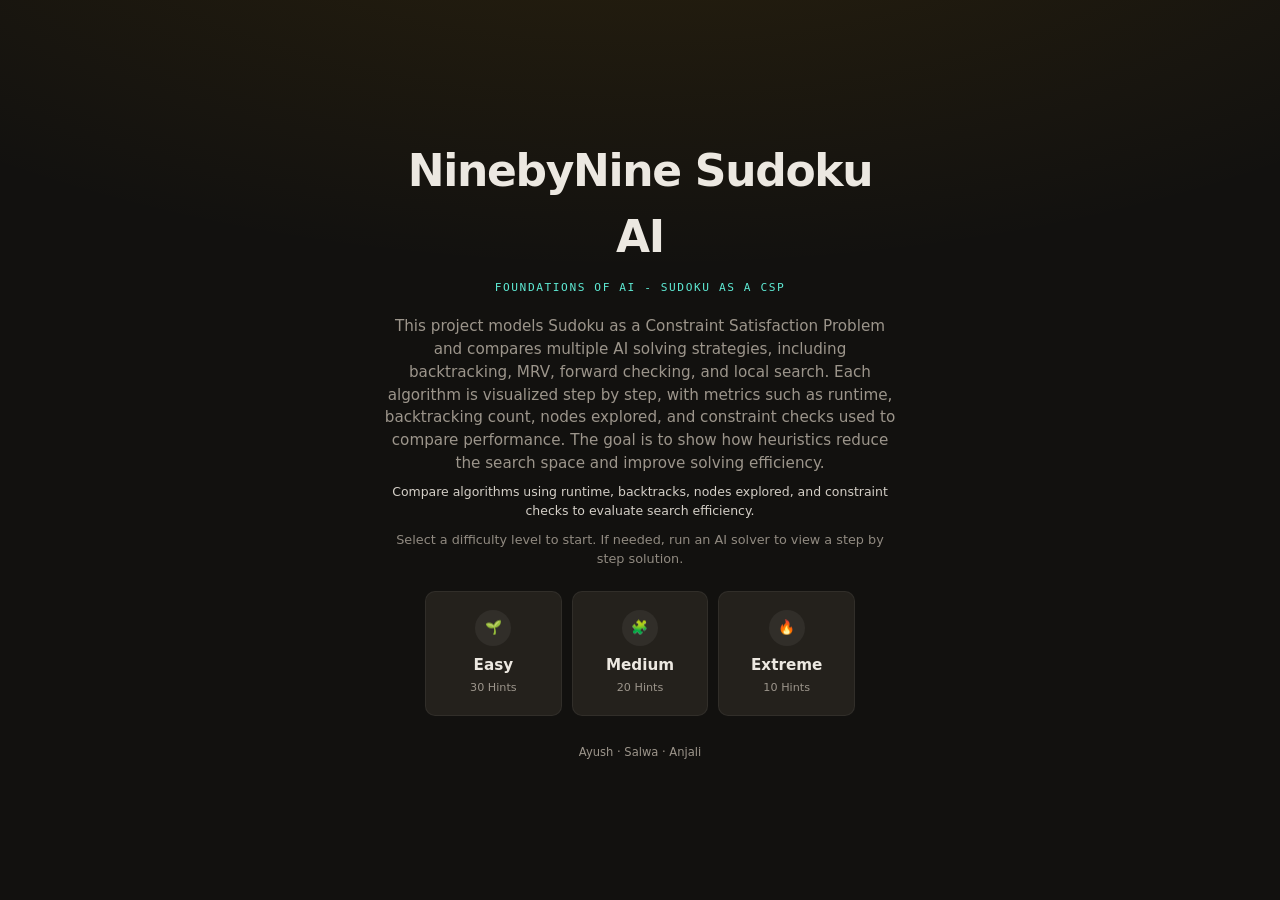
<file: docs/index.html>
<!-- Home screen: project overview and difficulty selection -->

<!DOCTYPE html>
<html lang="en">
<head>
    <meta charset="UTF-8">
    <meta name="viewport" content="width=device-width, initial-scale=1.0">
    <title>NinebyNine Sudoku AI· CS 5100</title>
    <link rel="stylesheet" href="style.css">
</head>
<body>
    <div id="home-screen" class="screen active">
        <div class="home-wrap">
            <h1 class="logo">NinebyNine Sudoku AI</span></h1>
            <p class="subtitle">Foundations of AI - Sudoku as a CSP</p>
            <p class="desc">
                This project models Sudoku as a Constraint Satisfaction Problem and compares multiple AI solving strategies, including backtracking, MRV, forward checking, and local search. Each algorithm is visualized step by step, with metrics such as runtime, backtracking count, nodes explored, and constraint checks used to compare performance. The goal is to show how heuristics reduce the search space and improve solving efficiency.
            </p>
            <p class="desc-note">
                Compare algorithms using runtime, backtracks, nodes explored, and constraint checks to evaluate search efficiency.
            </p>
            <p class="desc-bio">
                Select a difficulty level to start. If needed, run an AI solver to view a step by step solution.
            </p>
            <div class="diff-grid">
                <a href="play.html?diff=easy" class="diff-card">
                    <div class="diff-icon">🌱</div>
                    <div class="diff-name">Easy</div>
                    <div class="diff-clue">30 Hints</div>
                </a>
                <a href="play.html?diff=medium" class="diff-card">
                    <div class="diff-icon">🧩</div>
                    <div class="diff-name">Medium</div>
                    <div class="diff-clue">20 Hints</div>
                </a>
                <a href="play.html?diff=hard" class="diff-card">
                    <div class="diff-icon">🔥</div>
                    <div class="diff-name">Extreme</div>
                    <div class="diff-clue">10 Hints</div>
                </a>
            </div>
            <p class="credits">Ayush · Salwa · Anjali</p>
        </div>
    </div>

    <script src="app.js"></script>
</body>
</html>
</file>
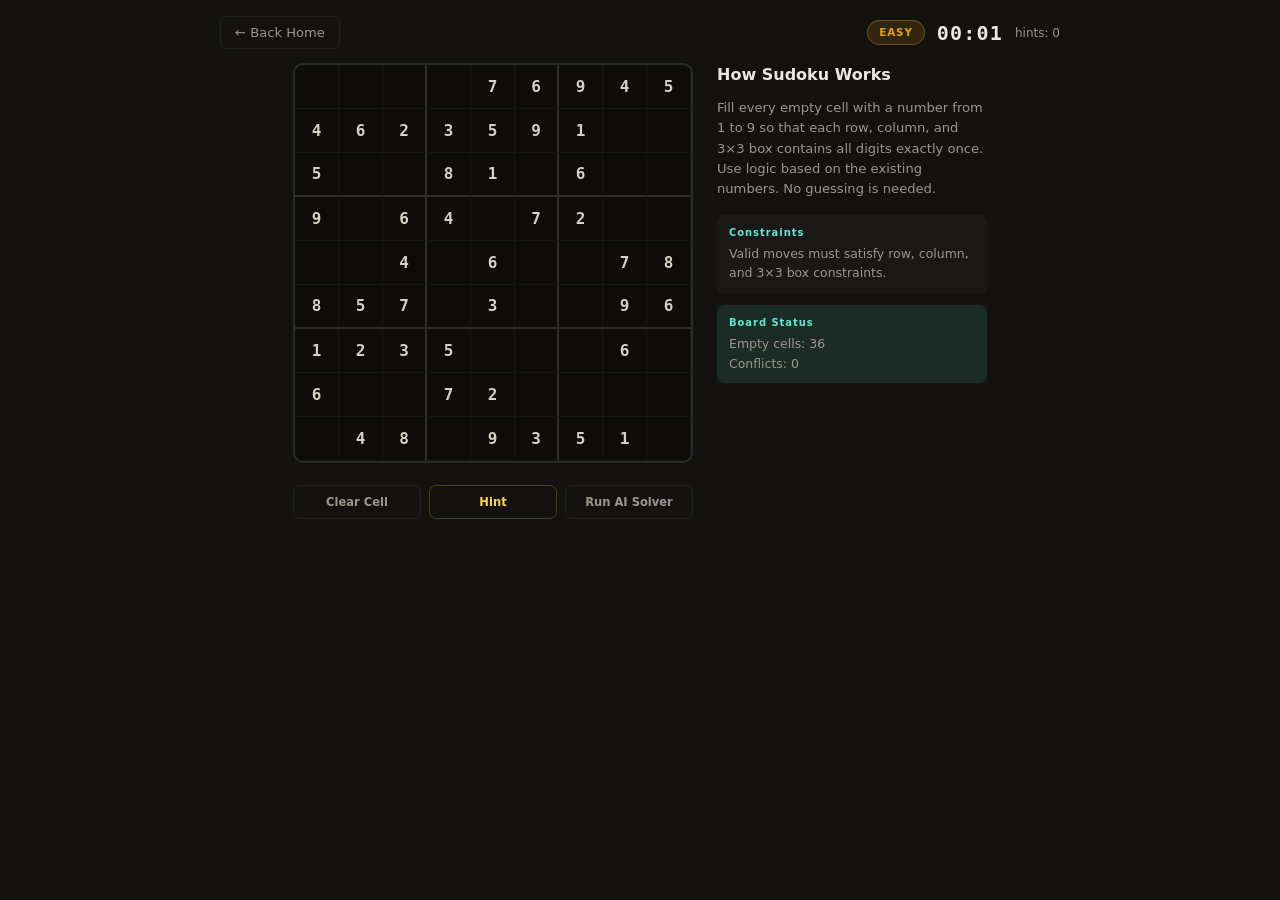
<file: docs/play.html>
<!-- Play and results screens: board interaction, solver controls, and analysis view -->

<!DOCTYPE html>
<html lang="en">
<head>
    <meta charset="UTF-8">
    <meta name="viewport" content="width=device-width, initial-scale=1.0">
    <title>Playing · NinebyNine Sudoku AI</title>
    <link rel="stylesheet" href="style.css">
</head>
<body>
    <div id="play-screen" class="screen active">
        <div class="top-bar">
            <button type="button" class="btn-ghost" data-act="go-home">← Back Home</button>
            <div class="top-info">
                <span id="badge" class="badge">EASY</span>
                <span id="timer" class="timer">00:00</span>
                <span id="hints-used" class="small-text">hints: 0</span>
            </div>
        </div>
        <div id="win-banner" class="win-banner hidden">Board is full and consistent. Nice.</div>
        <div class="play-row">
            <div class="board-col">
                <div id="board" class="board"></div>
                <div class="numpad" id="numpad"></div>
                <div class="actions">
                    <button type="button" class="act-btn" data-act="erase">Clear Cell</button>
                    <button type="button" class="act-btn hint-btn" data-act="hint">Hint</button>
                    <button type="button" class="act-btn ai-btn" id="ai-toggle" data-act="toggle-ai">Run AI Solver</button>
                </div>
            </div>
            <div class="side-col">
                <div id="panel-info">
                    <h3>How Sudoku Works</h3>
                    <p>Fill every empty cell with a number from 1 to 9 so that each row, column, and 3×3 box contains all digits exactly once. Use logic based on the existing numbers. No guessing is needed.</p>
                    <div class="box rules-box"><div class="box-label">Constraints</div>Valid moves must satisfy row, column, and 3×3 box constraints.</div>
                    <div class="box stats-box"><div class="box-label">Board Status</div>
                        <div>Empty cells: <span id="st-empty">0</span></div>
                        <div>Conflicts: <span id="st-errors">0</span></div>
                    </div>
                </div>
                <div id="panel-ai" class="hidden">
                    <h3>Explore AI Solvers</h3>
                    <p class="ai-sub">Watch how each algorithm solves the puzzle step by step.</p>
                    <button type="button" class="algo-btn" data-act="ai" data-algo="backtracking"><span class="algo-ic">01</span><div><div class="algo-nm">Backtracking</div><div class="algo-tg">first empty cell, try 1–9</div></div><span class="algo-ar">→</span></button>
                    <button type="button" class="algo-btn" data-act="ai" data-algo="mrv"><span class="algo-ic">02</span><div><div class="algo-nm">Minimum Remaining Value (MRV)</div><div class="algo-tg">fewest options first</div></div><span class="algo-ar">→</span></button>
                    <button type="button" class="algo-btn" data-act="ai" data-algo="fc"><span class="algo-ic">03</span><div><div class="algo-nm">Forward Checking</div><div class="algo-tg">domain pruning with look-ahead</div></div><span class="algo-ar">→</span></button>
                    <button type="button" class="algo-btn" data-act="ai" data-algo="mincon"><span class="algo-ic">04</span><div><div class="algo-nm">Min-Conflicts</div><div class="algo-tg">local search conflict repair</div></div><span class="algo-ar">→</span></button>
                </div>
            </div>
        </div>
    </div>

    <div id="result-screen" class="screen">
        <div class="res-top">
            <button type="button" class="btn-ghost" data-act="go-play">← Puzzle</button>
            <button type="button" class="btn-ghost" data-act="go-home">Home</button>
        </div>
        <div class="res-title"><span id="res-icon"></span><div><h1 id="res-name"></h1><p id="res-tag" class="res-tag"></p></div></div>
        <div class="res-row">
            <div class="res-left">
                <div class="card"><h3 id="res-how-title">How It Works</h3><p id="res-desc"></p></div>
                <div class="card">
                    <h3>Metrics and Counters</h3>
                    <p id="res-metric-note" class="res-note"></p>
                    <div id="res-metrics" class="met-grid"></div>
                    <p id="res-runtime-note" class="res-note hidden"></p>
                </div>
            </div>
            <div class="res-right">
                <h3>Final Solution</h3>
                <div id="res-board" class="board sm-board"></div>
                <div class="replay-actions">
                    <button type="button" id="res-replay-btn" class="btn-ghost replay-btn hidden" data-act="replay">
                        Replay Animation
                    </button>
                    <button type="button" id="res-replay-slow-btn" class="btn-ghost replay-btn hidden" data-act="replay-slow">
                        Replay at 0.5x
                    </button>
                    <button type="button" id="res-pause-btn" class="btn-ghost replay-btn hidden" data-act="pause-replay">
                        Pause Replay
                    </button>
                </div>
            </div>
        </div>
    </div>

    <script src="app.js"></script>
</body>
</html>
</file>
<file: docs/style.css>
/*
  Styles for the app
  Includes:
  - Home/Landing screen
  - Puzzle play screen
  - Solver results and replay controls
*/

:root {
  /* A better darker theme instead of the purple */
  --bg: #12110f;
  --bg-elevated: #1c1a17;
  --bg-card: #24211c;
  --border-subtle: rgba(255, 255, 255, 0.06);
  --border-strong: rgba(255, 255, 255, 0.12);
  --text: #ece8e1;
  --text-muted: #9c958b;
  --accent: #e3a008;
  --accent-soft: rgba(227, 160, 8, 0.15);
  --accent2: #5eead4;
  --accent2-soft: rgba(94, 234, 212, 0.12);
  --danger: #f87171;
  --danger-soft: rgba(248, 113, 113, 0.12);
  --font-sans: ui-sans-serif, system-ui, -apple-system, "Segoe UI", Roboto, sans-serif;
  --font-mono: ui-monospace, "Cascadia Code", "Consolas", monospace;
  --radius: 10px;
  --radius-sm: 7px;
}

*,
*::before,
*::after {
  box-sizing: border-box;
  margin: 0;
  padding: 0;
}

body {
  font-family: var(--font-sans);
  background: var(--bg);
  color: var(--text);
  min-height: 100vh;
  line-height: 1.5;
}

.screen {
  display: none;
}
.screen.active {
  display: block;
}
.hidden {
  display: none !important;
}

/* --- home --- */
#home-screen {
  min-height: 100vh;
  display: flex;
  align-items: center;
  justify-content: center;
  padding: 24px;
  background:
    radial-gradient(ellipse 80% 50% at 50% -20%, rgba(227, 160, 8, 0.12), transparent),
    var(--bg);
}

.home-wrap {
  text-align: center;
  max-width: 520px;
}

.logo {
  font-size: clamp(2rem, 6vw, 2.75rem);
  font-weight: 800;
  letter-spacing: -0.03em;
  color: var(--text);
}
.logo span {
  color: var(--accent);
  font-weight: 700;
}

.subtitle {
  font-family: var(--font-mono);
  font-size: 0.7rem;
  text-transform: uppercase;
  letter-spacing: 0.14em;
  color: var(--accent2);
  margin-top: 10px;
}

.desc {
  color: var(--text-muted);
  font-size: 0.95rem;
  margin: 18px auto 8px;
  max-width: 34rem;
}

.desc-bio {
  color: var(--text-muted);
  font-size: 0.8rem;
  margin: 0 auto 22px;
  max-width: 32rem;
  opacity: 0.92;
}

.desc-note {
  color: #d4cfc7;
  font-size: 0.78rem;
  margin: 8px auto 10px;
  max-width: 34rem;
}

.diff-grid {
  display: grid;
  grid-template-columns: repeat(2, 1fr);
  gap: 10px;
  max-width: 360px;
  margin: 0 auto;
}

@media (min-width: 520px) {
  .diff-grid {
    grid-template-columns: repeat(3, minmax(110px, 1fr));
    max-width: 430px;
  }
}

.diff-card {
  display: block;
  padding: 18px 10px;
  border-radius: var(--radius);
  border: 1px solid var(--border-subtle);
  background: var(--bg-card);
  color: inherit;
  text-decoration: none;
  cursor: pointer;
  transition: border-color 0.15s, transform 0.15s, background 0.15s;
  -webkit-tap-highlight-color: transparent;
}
.diff-card:hover {
  border-color: var(--accent-soft);
  background: var(--bg-elevated);
  transform: translateY(-2px);
}

.diff-icon {
  width: 36px;
  height: 36px;
  margin: 0 auto 8px;
  border-radius: 999px;
  display: flex;
  align-items: center;
  justify-content: center;
  font-weight: 800;
  font-size: 0.85rem;
  font-family: var(--font-mono);
  background: var(--border-subtle);
  color: var(--text);
}
.diff-icon--e { background: var(--accent2-soft); color: var(--accent2); }
.diff-icon--m { background: var(--accent-soft); color: var(--accent); }
.diff-icon--h { background: rgba(248, 113, 113, 0.15); color: #fca5a5; }
.diff-icon--x { background: rgba(167, 139, 250, 0.15); color: #c4b5fd; }

.diff-name {
  font-weight: 700;
  font-size: 0.95rem;
}
.diff-clue {
  font-size: 0.7rem;
  color: var(--text-muted);
  margin-top: 4px;
}

.credits {
  margin-top: 28px;
  font-size: 0.72rem;
  color: var(--text-muted);
}

/* --- play chrome --- */
.top-bar {
  display: flex;
  justify-content: space-between;
  align-items: center;
  margin-bottom: 14px;
  padding: 0 2px;
}

.btn-ghost {
  background: transparent;
  border: 1px solid var(--border-subtle);
  border-radius: var(--radius-sm);
  color: var(--text-muted);
  padding: 8px 14px;
  cursor: pointer;
  font-size: 0.82rem;
  font-family: inherit;
  transition: background 0.12s, color 0.12s, border-color 0.12s;
}
.btn-ghost:hover {
  background: var(--border-subtle);
  color: var(--text);
  border-color: var(--border-strong);
}

.top-info {
  display: flex;
  align-items: center;
  gap: 12px;
}

.badge {
  padding: 4px 11px;
  border-radius: 999px;
  font-size: 0.65rem;
  font-weight: 700;
  letter-spacing: 0.08em;
  background: var(--accent-soft);
  color: var(--accent);
  border: 1px solid rgba(227, 160, 8, 0.35);
}

.timer {
  font-family: var(--font-mono);
  font-size: 1.25rem;
  font-weight: 700;
  letter-spacing: 0.06em;
  color: var(--text);
}

.small-text {
  font-size: 0.75rem;
  color: var(--text-muted);
}

.win-banner {
  text-align: center;
  padding: 10px 12px;
  border-radius: var(--radius-sm);
  margin-bottom: 12px;
  font-weight: 600;
  font-size: 0.9rem;
  background: var(--accent2-soft);
  border: 1px solid rgba(94, 234, 212, 0.25);
  color: var(--accent2);
}

#play-screen {
  max-width: 880px;
  margin: 0 auto;
  padding: 16px 18px 32px;
}

.play-row {
  display: flex;
  gap: 24px;
  justify-content: center;
  align-items: flex-start;
  flex-wrap: wrap;
}

.board-col {
  display: flex;
  flex-direction: column;
  align-items: center;
}

.side-col {
  width: 270px;
  min-width: 220px;
}
.side-col h3 {
  font-size: 1rem;
  font-weight: 700;
  margin-bottom: 8px;
  color: var(--text);
}
.side-col p {
  color: var(--text-muted);
  font-size: 0.82rem;
  line-height: 1.55;
  padding: 3px 0;
}

.dev-note {
  font-size: 0.72rem;
  color: var(--text-muted);
  opacity: 0.85;
  border-left: 2px solid var(--border-strong);
  padding-left: 10px;
  margin-top: 10px;
}

/* --- grid --- */
.board {
  display: inline-grid;
  grid-template-columns: repeat(9, 44px);
  grid-template-rows: repeat(9, 44px);
  background: #0d0c0b;
  border-radius: var(--radius);
  border: 2px solid var(--border-strong);
  overflow: hidden;
}

.cell {
  width: 44px;
  height: 44px;
  display: flex;
  align-items: center;
  justify-content: center;
  font-family: var(--font-mono);
  font-size: 1rem;
  cursor: pointer;
  user-select: none;
  transition: background 0.08s;
  border-right: 1px solid rgba(255, 255, 255, 0.04);
  border-bottom: 1px solid rgba(255, 255, 255, 0.04);
}
.cell.br {
  border-right: 2px solid rgba(255, 255, 255, 0.14);
}
.cell.bb {
  border-bottom: 2px solid rgba(255, 255, 255, 0.14);
}
.cell.original {
  color: #d6d0c8;
  font-weight: 700;
  cursor: default;
}
.cell.user-val {
  color: var(--accent);
  font-weight: 600;
}
.cell.selected {
  background: var(--accent-soft);
}
.cell.highlight {
  background: rgba(255, 255, 255, 0.03);
}
.cell.same-val {
  background: rgba(227, 160, 8, 0.08);
}
.cell.error {
  color: var(--danger) !important;
  background: var(--danger-soft) !important;
}
.cell.hint-glow {
  background: rgba(251, 191, 36, 0.2);
  animation: pulse 0.85s ease infinite;
}
.cell.hint-pop {
  color: #fcd34d !important;
  animation: pop 0.35s ease;
}
.cell.solved-cell {
  color: var(--accent2);
  font-weight: 600;
}

@keyframes pulse {
  0%,
  100% {
    box-shadow: inset 0 0 6px rgba(251, 191, 36, 0.12);
  }
  50% {
    box-shadow: inset 0 0 12px rgba(251, 191, 36, 0.22);
  }
}

@keyframes pop {
  0% {
    transform: scale(0.85);
    opacity: 0.5;
  }
  50% {
    transform: scale(1.08);
  }
  100% {
    transform: scale(1);
    opacity: 1;
  }
}

.numpad {
  display: grid;
  grid-template-columns: repeat(9, 1fr);
  gap: 5px;
  margin-top: 12px;
  width: 100%;
  max-width: calc(9 * 44px + 8 * 5px);
}

.num-btn {
  padding: 9px 0;
  border-radius: var(--radius-sm);
  border: 1px solid var(--border-subtle);
  background: var(--bg-elevated);
  color: var(--accent2);
  font-size: 0.95rem;
  font-weight: 700;
  font-family: var(--font-mono);
  cursor: pointer;
  transition: background 0.1s, border-color 0.1s;
}
.num-btn:hover {
  background: var(--bg-card);
  border-color: var(--border-strong);
}
.num-btn.done {
  opacity: 0.25;
  cursor: default;
}

.actions {
  display: flex;
  gap: 8px;
  margin-top: 10px;
  width: 100%;
  max-width: calc(9 * 44px + 8 * 5px);
}

.act-btn {
  flex: 1;
  padding: 9px 8px;
  border-radius: var(--radius-sm);
  border: 1px solid var(--border-subtle);
  background: transparent;
  color: var(--text-muted);
  font-size: 0.72rem;
  font-weight: 600;
  font-family: inherit;
  cursor: pointer;
  transition: background 0.1s, color 0.1s;
}
.act-btn:hover {
  background: var(--border-subtle);
  color: var(--text);
}
.hint-btn {
  border-color: rgba(251, 191, 36, 0.25);
  color: #fcd34d;
}
.ai-btn.on {
  background: var(--accent-soft);
  border-color: rgba(227, 160, 8, 0.45);
  color: var(--accent);
}

.box {
  margin-top: 12px;
  padding: 10px 12px;
  border-radius: var(--radius-sm);
  font-size: 0.78rem;
  color: var(--text-muted);
  line-height: 1.55;
}
.rules-box {
  background: rgba(255, 255, 255, 0.03);
}
.stats-box {
  background: var(--accent2-soft);
}
.box-label {
  font-size: 0.62rem;
  font-weight: 700;
  letter-spacing: 0.1em;
  margin-bottom: 4px;
  color: var(--text-muted);
}
.rules-box .box-label {
  color: var(--accent2);
}
.stats-box .box-label {
  color: var(--accent2);
}

.ai-sub {
  font-size: 0.72rem;
  color: var(--text-muted);
  margin-bottom: 10px;
}

.algo-btn {
  display: flex;
  align-items: center;
  width: 100%;
  padding: 10px 12px;
  border-radius: var(--radius-sm);
  border: 1px solid var(--border-subtle);
  background: var(--bg-card);
  cursor: pointer;
  margin-bottom: 7px;
  font-family: inherit;
  color: inherit;
  gap: 10px;
  text-align: left;
  transition: border-color 0.12s, background 0.12s;
}
.algo-btn:hover {
  border-color: var(--border-strong);
  background: var(--bg-elevated);
}

.algo-ic {
  font-size: 0.72rem;
  font-weight: 800;
  font-family: var(--font-mono);
  flex-shrink: 0;
  width: 2rem;
  color: var(--accent);
}
.algo-nm {
  font-weight: 700;
  font-size: 0.82rem;
}
.algo-tg {
  font-size: 0.68rem;
  color: var(--text-muted);
  margin-top: 2px;
}
.algo-ar {
  margin-left: auto;
  color: var(--text-muted);
  font-size: 0.85rem;
}

/* results screen */
#result-screen {
  max-width: 960px;
  margin: 0 auto;
  padding: 16px 20px 40px;
}

.res-top {
  display: flex;
  gap: 8px;
  margin-bottom: 14px;
}

.res-title {
  display: flex;
  align-items: center;
  gap: 12px;
  margin-bottom: 16px;
}
.res-title span {
  font-size: 1.75rem;
  font-weight: 800;
  font-family: var(--font-mono);
  color: var(--accent);
}
.res-title h1 {
  font-size: 1.35rem;
  font-weight: 800;
}
.res-tag {
  color: var(--accent2);
  font-size: 0.8rem;
  font-weight: 600;
  margin-top: 2px;
}

.res-row {
  display: flex;
  gap: 22px;
  flex-wrap: wrap;
}

.res-left {
  flex: 1;
  min-width: 260px;
}
.res-right {
  width: 340px;
  min-width: 280px;
}
.res-right h3 {
  font-size: 0.85rem;
  font-weight: 700;
  margin-bottom: 8px;
}

.card {
  background: var(--bg-card);
  border: 1px solid var(--border-subtle);
  border-radius: var(--radius);
  padding: 14px 16px;
  margin-bottom: 10px;
}
.card h3 {
  font-size: 0.85rem;
  font-weight: 700;
  margin-bottom: 6px;
}
.card p {
  color: #d4cfc7;
  font-size: 0.84rem;
  line-height: 1.55;
}

.res-note {
  color: var(--text-muted);
  font-size: 0.74rem;
  line-height: 1.45;
  margin-bottom: 8px;
}

.replay-btn {
  margin-top: 10px;
  width: fit-content;
}

.replay-actions {
  display: flex;
  gap: 8px;
  flex-wrap: wrap;
}

.met-grid {
  display: grid;
  grid-template-columns: 1fr 1fr;
  gap: 8px;
}

.met-card {
  background: var(--bg);
  border: 1px solid var(--border-subtle);
  border-radius: var(--radius-sm);
  padding: 8px 10px;
}

.met-label {
  font-size: 0.58rem;
  font-weight: 700;
  text-transform: uppercase;
  letter-spacing: 0.08em;
  color: var(--text-muted);
}

.met-val {
  font-size: 1rem;
  font-weight: 800;
  font-family: var(--font-mono);
  margin-top: 2px;
}

.sm-board {
  grid-template-columns: repeat(9, 32px) !important;
  grid-template-rows: repeat(9, 32px) !important;
}
.sm-board .cell {
  width: 32px !important;
  height: 32px !important;
  font-size: 0.78rem !important;
}
</file>
